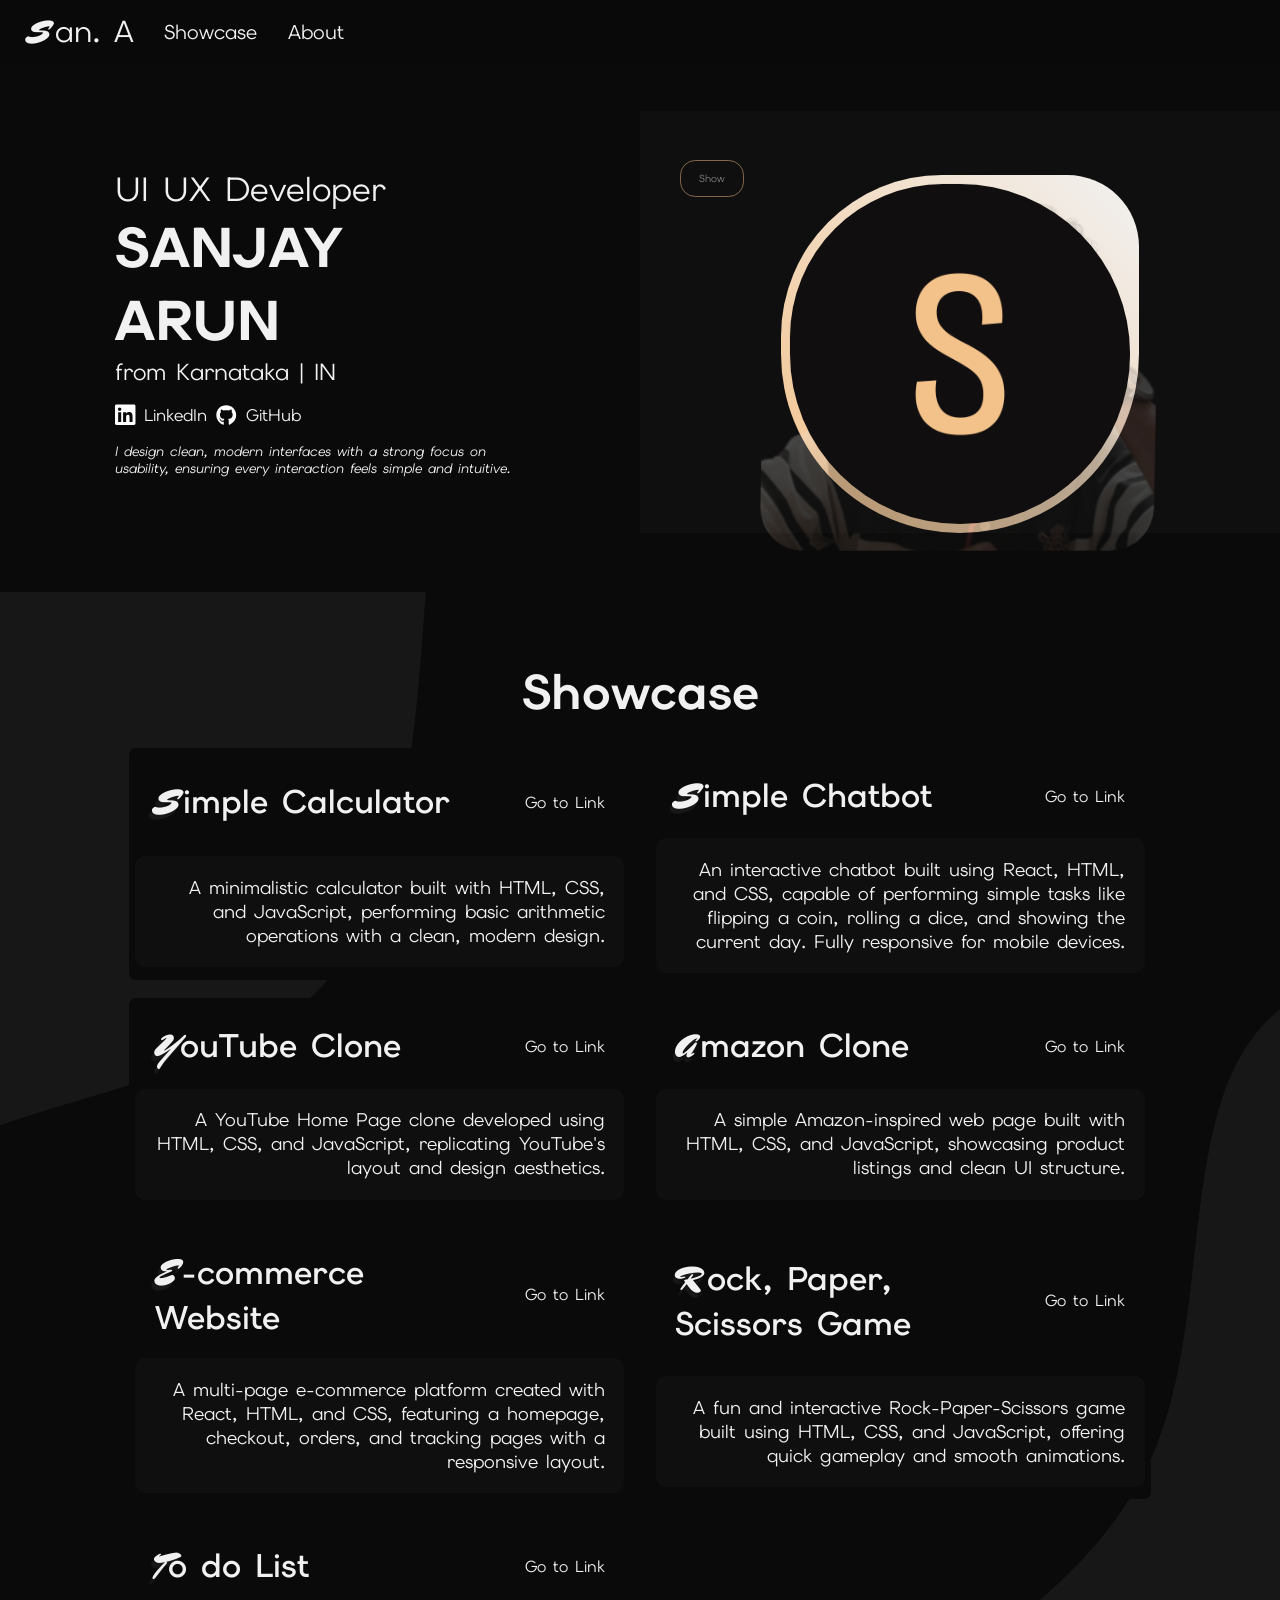
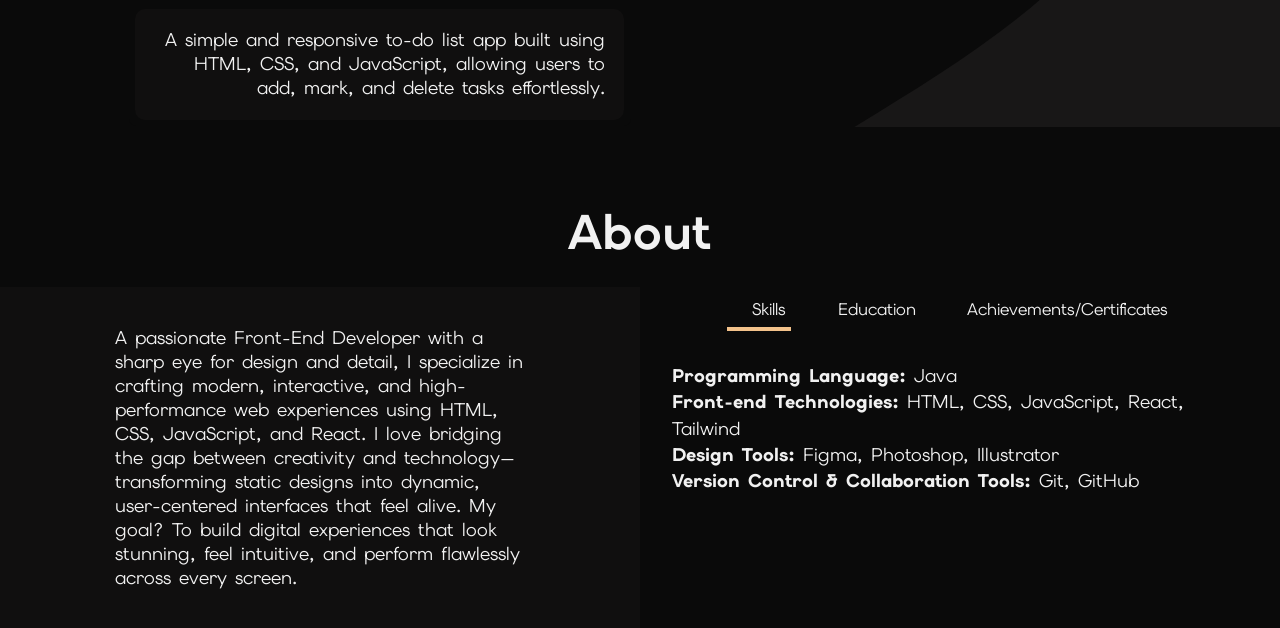
<file: portfolio.html>
<!DOCTYPE html>
<html lang="en">
<head>
  <meta charset="UTF-8">
  <meta name="viewport" content="width=device-width, initial-scale=1.0">
  <title>my portfolio</title>

  <link rel="icon" href="./assets/title-icon.png">

  <link rel="stylesheet" href="./portfolio-styles.css">

  <link rel="preconnect" href="https://fonts.googleapis.com">
  <link rel="preconnect" href="https://fonts.gstatic.com" crossorigin>
  <link href="https://fonts.googleapis.com/css2?family=Elms+Sans:ital,wght@0,100..900;1,100..900&display=swap" rel="stylesheet">

  <link rel="preconnect" href="https://fonts.googleapis.com">
  <link rel="preconnect" href="https://fonts.gstatic.com" crossorigin>
  <link href="https://fonts.googleapis.com/css2?family=Mrs+Sheppards&display=swap" rel="stylesheet">

  <link rel="preconnect" href="https://fonts.googleapis.com">
  <link rel="preconnect" href="https://fonts.gstatic.com" crossorigin>
  <link href="https://fonts.googleapis.com/css2?family=Momo+Trust+Display&display=swap" rel="stylesheet">
</head>
<body>
  <div id="header">

    <div class="left-section">
      <div class="home-link-container">
        <a onclick="collapseFooter()" class="home-link" href="#">
          <span class="name-one">S</span>
          <span class="name-two">an. A</span>  
          <span class="name-one-two">S</span>
        </a>
      </div>
    </div>

    <div class="right-section">
      <ul class="header-links-list">
        <li><a onclick="collapseFooter()" class="header-links showcase-link" href="#showcase">Showcase</a></li>
        <li><a class="header-links about-link" href="#about">About</a></li>
      </ul>
    </div>

  </div>

  <div id="home">
    <div class="left-home-section">
      <p class="role">UI UX Developer</p>
      <p class="name">SANJAY ARUN</p>
      <p class="from">from Karnataka | IN</p>
      <p class="links">
        <svg class="web-icon" xmlns="http://www.w3.org/2000/svg" viewBox="0 0 448 512"><path d="M416 32L31.9 32C14.3 32 0 46.5 0 64.3L0 447.7C0 465.5 14.3 480 31.9 480L416 480c17.6 0 32-14.5 32-32.3l0-383.4C448 46.5 433.6 32 416 32zM135.4 416l-66.4 0 0-213.8 66.5 0 0 213.8-.1 0zM102.2 96a38.5 38.5 0 1 1 0 77 38.5 38.5 0 1 1 0-77zM384.3 416l-66.4 0 0-104c0-24.8-.5-56.7-34.5-56.7-34.6 0-39.9 27-39.9 54.9l0 105.8-66.4 0 0-213.8 63.7 0 0 29.2 .9 0c8.9-16.8 30.6-34.5 62.9-34.5 67.2 0 79.7 44.3 79.7 101.9l0 117.2z"/></svg>
        <a target="_blank" href="https://www.linkedin.com/in/sanjay-a-347543335" class="weblink">LinkedIn</a>
        <svg class="web-icon" xmlns="http://www.w3.org/2000/svg" viewBox="0 0 512 512"><path d="M173.9 397.4c0 2-2.3 3.6-5.2 3.6-3.3 .3-5.6-1.3-5.6-3.6 0-2 2.3-3.6 5.2-3.6 3-.3 5.6 1.3 5.6 3.6zm-31.1-4.5c-.7 2 1.3 4.3 4.3 4.9 2.6 1 5.6 0 6.2-2s-1.3-4.3-4.3-5.2c-2.6-.7-5.5 .3-6.2 2.3zm44.2-1.7c-2.9 .7-4.9 2.6-4.6 4.9 .3 2 2.9 3.3 5.9 2.6 2.9-.7 4.9-2.6 4.6-4.6-.3-1.9-3-3.2-5.9-2.9zM252.8 8c-138.7 0-244.8 105.3-244.8 244 0 110.9 69.8 205.8 169.5 239.2 12.8 2.3 17.3-5.6 17.3-12.1 0-6.2-.3-40.4-.3-61.4 0 0-70 15-84.7-29.8 0 0-11.4-29.1-27.8-36.6 0 0-22.9-15.7 1.6-15.4 0 0 24.9 2 38.6 25.8 21.9 38.6 58.6 27.5 72.9 20.9 2.3-16 8.8-27.1 16-33.7-55.9-6.2-112.3-14.3-112.3-110.5 0-27.5 7.6-41.3 23.6-58.9-2.6-6.5-11.1-33.3 2.6-67.9 20.9-6.5 69 27 69 27 20-5.6 41.5-8.5 62.8-8.5s42.8 2.9 62.8 8.5c0 0 48.1-33.6 69-27 13.7 34.7 5.2 61.4 2.6 67.9 16 17.7 25.8 31.5 25.8 58.9 0 96.5-58.9 104.2-114.8 110.5 9.2 7.9 17 22.9 17 46.4 0 33.7-.3 75.4-.3 83.6 0 6.5 4.6 14.4 17.3 12.1 100-33.2 167.8-128.1 167.8-239 0-138.7-112.5-244-251.2-244zM105.2 352.9c-1.3 1-1 3.3 .7 5.2 1.6 1.6 3.9 2.3 5.2 1 1.3-1 1-3.3-.7-5.2-1.6-1.6-3.9-2.3-5.2-1zm-10.8-8.1c-.7 1.3 .3 2.9 2.3 3.9 1.6 1 3.6 .7 4.3-.7 .7-1.3-.3-2.9-2.3-3.9-2-.6-3.6-.3-4.3 .7zm32.4 35.6c-1.6 1.3-1 4.3 1.3 6.2 2.3 2.3 5.2 2.6 6.5 1 1.3-1.3 .7-4.3-1.3-6.2-2.2-2.3-5.2-2.6-6.5-1zm-11.4-14.7c-1.6 1-1.6 3.6 0 5.9s4.3 3.3 5.6 2.3c1.6-1.3 1.6-3.9 0-6.2-1.4-2.3-4-3.3-5.6-2z"/></svg>
        <a target="_blank" href="https://github.com/Sanz03" class="weblink">GitHub</a>
      </p>
      <p class="brief">I design clean, modern interfaces with a strong focus on usability, ensuring every interaction feels simple and intuitive.</p>
    </div>

    <div class="right-home-section">
      <div class="profile-container">
        <img height="360px" width="360px" src="./assets/s-profile.png" alt="" class="s-profile-image">
        <img height="360px" width="360px" src="./assets/profile.png" alt="" class="profile-image">

        <p class="show-hide-profile">Show</p>
      </div>
    </div>
  </div>

  <div id="showcase">
    <p class="showcase-page-title page-title">Showcase</p>
    <div id="cards">

        <div class="card">
          <div class="card-border"></div>
          <div class="card-title-container">
            <p class="card-title"><span>S</span>imple Calculator</p>
            <a href="https://sanz03.github.io/Simple-Calculator-WebApp/" class="go-to-link">Go to Link</a>
          </div>
          <div class="card-content-container">
            <p class="card-content">A minimalistic calculator built with HTML, CSS, and JavaScript, performing basic arithmetic operations with a clean, modern design.</p>
          </div>
        </div>

        <div class="card">
          <div class="card-border"></div>
          <div class="card-title-container">
            <p class="card-title"><span>S</span>imple Chatbot</p>
            <a href="#" class="go-to-link">Go to Link</a>
          </div>
          <div class="card-content-container">
            <p class="card-content">An interactive chatbot built using React, HTML, and CSS, capable of performing simple tasks like flipping a coin, rolling a dice, and showing the current day. Fully responsive for mobile devices.</p>
          </div>
        </div>

        <div class="card">
          <div class="card-border"></div>
          <div class="card-title-container">
            <p class="card-title"><span>Y</span>ouTube Clone</p>
            <a href="#" class="go-to-link">Go to Link</a>
          </div>
          <div class="card-content-container">
            <p class="card-content">A YouTube Home Page clone developed using HTML, CSS, and JavaScript, replicating YouTube's layout and design aesthetics.</p>
          </div>
        </div>

        <div class="card">
          <div class="card-border"></div>
          <div class="card-title-container">
            <p class="card-title"><span>A</span>mazon Clone</p>
            <a href="#" class="go-to-link">Go to Link</a>
          </div>
          <div class="card-content-container">
            <p class="card-content">A simple Amazon-inspired web page built with HTML, CSS, and JavaScript, showcasing product listings and clean UI structure.</p>
          </div>
        </div>
      
        <div class="card">
          <div class="card-border"></div>
          <div class="card-title-container">
            <p class="card-title"><span>E</span>-commerce Website</p>
            <a href="#" class="go-to-link">Go to Link</a>
          </div>
          <div class="card-content-container">
            <p class="card-content">A multi-page e-commerce platform created with React, HTML, and CSS, featuring a homepage, checkout, orders, and tracking pages with a responsive layout.</p>
          </div>
        </div>

        <div class="card">
          <div class="card-border"></div>
          <div class="card-title-container">
            <p class="card-title"><span>R</span>ock, Paper, Scissors Game</p>
            <a href="#" class="go-to-link">Go to Link</a>
          </div>
          <div class="card-content-container">
            <p class="card-content">A fun and interactive Rock-Paper-Scissors game built using HTML, CSS, and JavaScript, offering quick gameplay and smooth animations.</p>
          </div>
        </div>

        <div class="card">
          <div class="card-border"></div>
          <div class="card-title-container">
            <p class="card-title"><span>T</span>o do List</p>
            <a href="#" class="go-to-link">Go to Link</a>
          </div>
          <div class="card-content-container">
            <p class="card-content">A simple and responsive to-do list app built using HTML, CSS, and JavaScript, allowing users to add, mark, and delete tasks effortlessly.</p>
          </div>
        </div>

    </div>
  </div>

  <div id="about">
    <p class="about-page-title page-title">About</p>
    <div class="about-container">
      <div class="about-left-section">
        <p class="about-me main-title">
          A passionate Front-End Developer with a sharp eye for design and detail, I specialize in crafting modern, interactive, and high-performance web experiences using HTML, CSS, JavaScript, and React. I love bridging the gap between creativity and technology—transforming static designs into dynamic, user-centered interfaces that feel alive. My goal? To build digital experiences that look stunning, feel intuitive, and perform flawlessly across every screen.
        </p>
      </div>
      <div class="about-right-section">
        <div class="edu-skill-heading">
          <p onclick="renderTab('skills')" class="tab-links skills active-link">Skills</p>
          <p onclick="renderTab('education')" class="tab-links education">Education</p>
          <p onclick="renderTab('achievements')" class="tab-links achievements">Achievements/Certificates</p>
        </div>

        <div class="skill-contents tab-contents active-tab" id="skills">
          <ul>
            <li><span>Programming Language:</span> Java</li>
            <li><span>Front-end Technologies:</span> HTML, CSS, JavaScript, React, Tailwind</li>
            <li><span>Design Tools:</span> Figma, Photoshop, Illustrator</li>
            <li><span>Version Control & Collaboration Tools:</span> Git, GitHub</li>
          </ul>
        </div>

        <div class="edu-contents tab-contents" id="education">
          <ul>
            <li>BE in Computer Science</li>
            <li>Pre-University</li>
            <li>SSLC</li>
          </ul>
        </div>

        <div class="edu-contents tab-contents" id="achievements">
          <ul>
            <li>Application Developer (Web & Mobile) - Rooman Technologies</li>
            <li>Responsive Web Design - freeCodeCamp</li>
          </ul>
        </div>

      </div>
    </div>
  </div>

  <div id="footer">
    <p class="footer-text">Thanks for scrolling! View the source code on GitHub.</p>
  </div>
  <script>
    const sProfile = document.querySelector('.s-profile-image');
    const toggleButton = document.querySelector('.show-hide-profile');
    const profileContainer = document.querySelector('.profile-container');
    const profile = document.querySelector('.profile-image');
    const cards = document.querySelectorAll('.card');
    const tabLinks = document.querySelectorAll('.tab-links');
    const tabContents = document.querySelectorAll('.tab-contents');

    toggleButton.addEventListener('click', () => {
      if (toggleButton.innerHTML === 'Show') {
        profileContainer.classList.add('active-profile-container');
        profile.classList.add('active-profile');
        sProfile.classList.add('active-s-profile-image');
        toggleButton.innerHTML = 'Hide';
      } else {
        toggleButton.innerHTML = 'Show';
        profileContainer.classList.remove('active-profile-container');
        profile.classList.remove('active-profile');
        sProfile.classList.remove('active-s-profile-image');
      }
    });

    sProfile.addEventListener('click', () => {
      if (sProfile.classList.contains('active-s-image')) {
        sProfile.classList.remove('active-s-image');
      } else {
        sProfile.classList.add('active-s-image');
      }
    });

    cards.forEach((card) => {
      card.addEventListener('mousemove', (event) => {
        const target = event.currentTarget;
        const rect = target.getBoundingClientRect();
        const x = event.clientX - rect.left;
        const y = event.clientY - rect.top;

        target.style.setProperty("--mouse-x", `${x}px`);
        target.style.setProperty("--mouse-y", `${y}px`);
      });
    });

    function renderTab(tabName) {
      for (tabLink of tabLinks) {
        tabLink.classList.remove('active-link');
      }
      for (tabContent of tabContents) {
        tabContent.classList.remove('active-tab');
      }
      event.currentTarget.classList.add('active-link');
      document.getElementById(tabName).classList.add('active-tab');
    }

  </script>
</body>
</html>
</file>
<file: portfolio-styles.css>
:root {
  --ElmsSans: "Elms Sans", sans-serif;
  --MrsSheppards: "Mrs Sheppards", cursive;;
  --MomoTrustDisplay: "Momo Trust Display", sans-serif;
  --prime: #f3c28b;
  --black: #0a0a0a;
  --white: #f1f1f1;
  --blackTwo: #100f0f;
  --card-color: #181717;
}
html {
  scroll-behavior: smooth;
  overflow-y: scroll;
  scrollbar-width: thin;
  font-size: 16px;
}
* {
  -webkit-tap-highlight-color: transparent;
  font-family: var(--ElmsSans);
  margin: 0;
  padding: 0;
  box-sizing: border-box;
  /* outline: 1px solid rgba(255, 0, 0, 0.15); */
}
p {
  color: var(--white);
}
body {
  /* padding-top: 40px; */
  padding-top: 3.25rem;
  background-color: var(--black);
}
a {
  color: var(--white);
  text-decoration: none;
}
li {
  list-style: none;
}
span {
  color: var(--white);
}

/*----- HEADER STYLES -----*/

#header {
  width: 100%;
  background-color: rgba(10, 10, 10, 0.85);
  backdrop-filter: blur(4px);
  display: flex;
  align-items: center;
  padding: 2rem 1.75rem;
  max-height: 57px;
  position: fixed;
  left: 0;
  right: 0;
  top: 0;
  z-index: 100;
}
.left-section {
  margin-right: 1.90rem;
}
.header-links-list {
  font-size: 1.25rem;
  display: flex;
}
.showcase-link {
  margin-right: 1.90rem;
}
.name-one,
.name-one-two {
  font-family: var(--MrsSheppards);
}
.name-one,
.name-two,
.name-one-two {
  font-size: 1.9rem;
}
.name-one-two {
  display: none;
}
.showcase-link,
.about-link {
  display: inline-block;
  transition: 0.25s ease;
}
.showcase-link:hover,
.about-link:hover {
  transform: translateY(6px);
  color: var(--prime);
}

@media (max-width: 475px) {
  .name-one-two {
    display: inline-block;
  }
  .name-one,
  .name-two {
    display: none;
  }
  .header-links-list {
    font-size: 0.85rem;
  }
  #header {
    justify-content: space-between;
    padding: 0.85rem 1.75rem;
  }
  .showcase-link:hover,
  .about-link:hover {
    transform: translateX(0px);
    color: var(--white);
  }
  .showcase-link:focus,
  .about-link:focus {
    color: var(--prime);
  }
}

@media (max-width: 900px) {
  #header {
    justify-content: space-between;
  }
}

@media (min-width: 2500px) {
  .header-links-list {
    font-size: 2.05rem;
  }
}

/*----- HOME SECTION -----*/
#home {
  display: grid;
  grid-template-columns: 1fr 1fr;
  align-items: start;
  background-color: var(--black);
}

/*----- HOME-LEFT SECTION -----*/
.left-home-section {
  background-color: var(--black);
  padding: min(10rem, 18%);
}
.role {
  font-size: clamp(1.15rem, 4vw, 2.10rem);
}
.name {
  cursor: pointer;
  font-size: clamp(1.8rem, 6vw, 3.50rem);
  font-weight: 800;
  transition: 0.25s ease;
}
.name:hover {  
  color: var(--prime);
}
.from {
  font-size: clamp(0.65rem, 2vw, 1.45rem);
  margin-bottom: 1rem;
}
.brief {
  font-style: italic;
  font-size: clamp(0.45rem, 1.05vw, 1.45rem);
}
.links {
  display: flex;
  align-items: center;
  font-size: clamp(0.60rem, 2vw, 1.05rem);
  margin-bottom: 1rem;
}
.weblink {
  margin-right: 0.55rem;
}
.web-icon {
  height: min(22px, 5%);
  width: min(22px, 5%);
  min-height: 12px;
  min-width: 12px;
  filter: invert(1);
  margin-right: 0.55rem;
}
.weblink:hover {
  color: var(--prime);
}

/*----- HOME-RIGHT SECTION -----*/
.right-home-section {
  background-color: var(--blackTwo);
  /* padding: min(10rem, 18%); */
  padding-left: 22%;
  padding-right: 22%;
  padding-top: 10%;
  margin: auto 0;
}
.profile-container {
  width: 100%;
  padding-top: 100%;
  /* background-color: var(--white); */
  background: linear-gradient(45deg, var(--prime), var(--white));
  position: relative;
  transition: 0.25s ease;
}
.profile-image,
.s-profile-image {
  width: 100%;
  height: auto;
  top: 0;
  left: 0;
  opacity: 1;
  z-index: 1;
  object-fit: cover;
  object-position: center;
  position: absolute;
}
.s-profile-image,
.profile-container {
  border-radius: 400px;
  border-top-left-radius: 360px;
  border-top-right-radius: 160px;
}
.s-profile-image {
  position: absolute;
  top: 0;
  left: 0;
  border-top-right-radius: 400px;
  cursor: pointer;
  transition: 0.45s ease;
  z-index: 2;
  transform: scale(0.95) skew(0deg);
}
.active-s-image {
  transform: scale(0.90) skew(-2deg);
}
.profile-image {
  transition: 0.45s ease;
  opacity: 0.25;
  border-radius: 40px;
  z-index: 1;
  animation: zoom 6s ease-in 0s infinite alternate both;
}
.show-hide-profile {
  opacity: 0.5;
  z-index: 3;
  cursor: pointer;
  border-radius: 0.95rem;
  position: absolute;
  padding: 3% 5%;
  font-size: clamp(0.6rem, 0.8vw, 0.8rem);
  border: 1px solid var(--prime);
  left: -28%;
  top: -4%;
  text-align: center;
  transform-origin: left top;
  transition: 0.25s ease;
}
.show-hide-profile:active {
  opacity: 1;
}
.show-hide-profile:hover {
  color: var(--prime);
}
.active-profile-container {
  border-radius: 400px;
}
.active-profile {
  opacity: 1;
  border-bottom-left-radius: 460px;
}
.active-s-profile-image {
  cursor: initial;
  transform: scale(0.45);
  transform-origin: bottom left;
  outline: 2px solid var(--prime);
}

@keyframes zoom {
  0% {
    transform: scale(1.05) skew(0deg);
  }
  100% {
    transform: scale(1.10) skew(-1deg);
  }
}

@media (max-width: 475px) {
  .web-icon {
    height: 14px;
    width: 14px;
  }
}
@media (max-width: 700px) {
  .name {
    margin-top: 0.95rem;
    line-height: 100%;
  }
}
@media (max-width:900px) {
  .name {
    color: var(--prime);
  }
  .show-hide-profile {
    top: -30%;
  }
}
@media (min-width:1100px) {
  /* .show-hide-profile {
    font-size: 0.65rem;
  } */
  #home {
    grid-template-columns: 1fr 1fr;
  }
}

/*----- SHOWCASE -----*/
#showcase,
#about {
  padding-top: 4.25rem;
  background-color: Var(--black);
}
#showcase {
  background-image: url('./assets/blob-bg-01.svg');
  background-position: center;
  background-size: cover;
  background-repeat: no-repeat;
}
.page-title {
  text-align: center;
  font-size: clamp(0.25rem,6vw, 3.05rem);
  font-weight: 700;
  margin-bottom: 1.45rem;
}
#cards {
  display: grid;
  grid-template-columns: 1fr 1fr;
  gap: 1.05rem;
  margin: 0.4vw min(10vw, 12%);
}
.card {
  cursor: pointer;
  position: relative;
  overflow: hidden;
  display: grid;
  grid-template-columns: 1fr;
  align-items: center;
  /* gap: 1.45rem; */
  padding: 0.45rem 0.45rem;
  border-radius: 0.45rem;
  transition: 0.25s ease;
}
.card-title {
  font-weight: 600;
  text-align: start;
  font-size: clamp(0.25rem, 2.65vw, 2.05rem);
}
.card-title span {
  font-family: var(--MrsSheppards);
  margin-right: min(2.85vw, 2%);
  font-weight: 100;
  text-shadow: -0.2vw 0.4vw 0px var(--card-color);
}
.card-title-container,
.card-content-container {
  border-radius: inherit;
  padding: 4%;
  z-index: 2;
}
.card-title-container {
  display: flex;
  justify-content: space-between;
  flex-wrap: nowrap;
  align-items: center;
}
.card-title {
  flex: 1 1 auto;
}
.card-content {
  text-align: end;
}
.main-title,
.card-content,
.tab-contents li {
  font-size: clamp(0.65rem, 2.45vw, 1.15rem);
}
.card-border {
  position: absolute;
  height: 100%;
  width: 100%;
  background: radial-gradient(800px circle at var(--mouse-x) var(--mouse-y), var(--prime), transparent 40%);
  z-index: 0;
  top: 0;
  left: 0;
  opacity: 0;
  border-radius: inherit;
  transition: 0.25s ease;
}
.card:hover .card-border {
  opacity: 1;
}
.card::before {
  border-radius: inherit;
  opacity: 1;
  content: '';
  position: absolute;
  /* width: calc(100% - 2px);
  height: calc(100% - 2px); */
  inset: 1px;
  z-index: 1;
  background-color: var(--black);
}
.card-content-container {
  background-color: var(--blackTwo);
  border-radius: 10px;
  position: relative;
  transition: 0.25s ease;
}
.card:hover .card-title,
.card:hover .card-title span{
  color: var(--prime);
}
.card:hover {
  transform: scale(1.01) translateY(0.1vw);
}
.card-content-container::before {
  content: '';
  position: absolute;
  top: 0;
  left: 0;
  width: 100%;
  height: 100%;
  background: linear-gradient(45deg, var(--black), var(--blackTwo));
  background-position: center;
  z-index: -1;
  opacity: 0;
  filter: blur(1px);
  transition: 0.25s ease;
}
.card:hover .card-content-container::before {
  opacity: 1;
}
.go-to-link {
  font-size: clamp(0.75rem, 1.25vw, 2.05rem);
  flex-shrink: 0;
  margin-left: 2rem;
}
.go-to-link:hover {
  color: var(--prime);
}

@media (max-width:475px) {
  .go-to-link {
    display: none;
  }
  .card:hover .card-content-container {
    display: block;
  }

  .card:hover .card-title {
    color: var(--prime);
  }
  #cards {
    grid-template-columns: 1fr;
  }
  .card-title-container {
    display: flex;
    justify-content: space-between;
  }
  .card:hover .go-to-link {
    display: block;
    font-size: clamp(0.25rem, 2.65vw, 2.05rem);
  }
  .card-title {
    text-align: center;
  }
  .card:hover .card-title {
    text-align: start;
  }
}
@media (max-width:700px) {
  .card-title span {
    font-family: var(--ElmsSans);
    font-weight: 600;
    text-align: start;
    font-size: clamp(0.25rem, 2.65vw, 2.05rem);
    margin-right: 0;
  }
  #cards {
    gap: 0.45rem;
  }
  .card-content {
    text-align: start;
  }
}


/*----- ABOUT SECTION -----*/
.about-container {
  display: grid;
  grid-template-columns: 1fr 1fr;
  transition: 0.25s ease;
}
.about-left-section {
  background-color: var(--blackTwo);
  padding: min(5vw, 6%) min(10vw, 18%);
}
.tab-links {
  cursor: pointer;
  font-size: clamp(0.85rem, 1.05rem, 1.15rem);
  padding: 0.85vw 2vw;
  position: relative;
}
.tab-links::before {
  content: '';
  background-color: var(--prime);
  height: 0.45vh;
  width: 0%;
  bottom: 0;
  left: 0;
  position: absolute;
  transition: 0.25s ease;
}
.tab-links.active-link::before {
  width: 75%;
}
.edu-skill-heading {
  display: flex;
  justify-content: center;
}
.tab-contents {
  color: var(--white);
  padding: 2rem;
  display: none;
  line-height: 1.65rem;
}
.tab-contents.active-tab {
  display: block;
}
.tab-contents ul li span {
  font-weight: 800;
}

@media (max-width:900px) {
  .tab-links {
    font-size: 0.85rem;
  }
  .about-container {
    grid-template-columns: 1fr;
  }
  .about-me {
    text-align: center;
  }
  .about-left-section {
    margin-bottom: 2.25rem;
  }
  .tab-links {
    padding: 2vw 2vw;
  }
  .tab-contents {
    text-align: center;
    padding: 1.05rem;
    height: 200px;
  }
}

@media (max-width: 475px) {
  .tab-links {
    font-size: 0.75rem;
  }
}

/*----- FOOTER -----*/

.footer-text {
  padding: 1vw;
  display: none;
}
</file>
